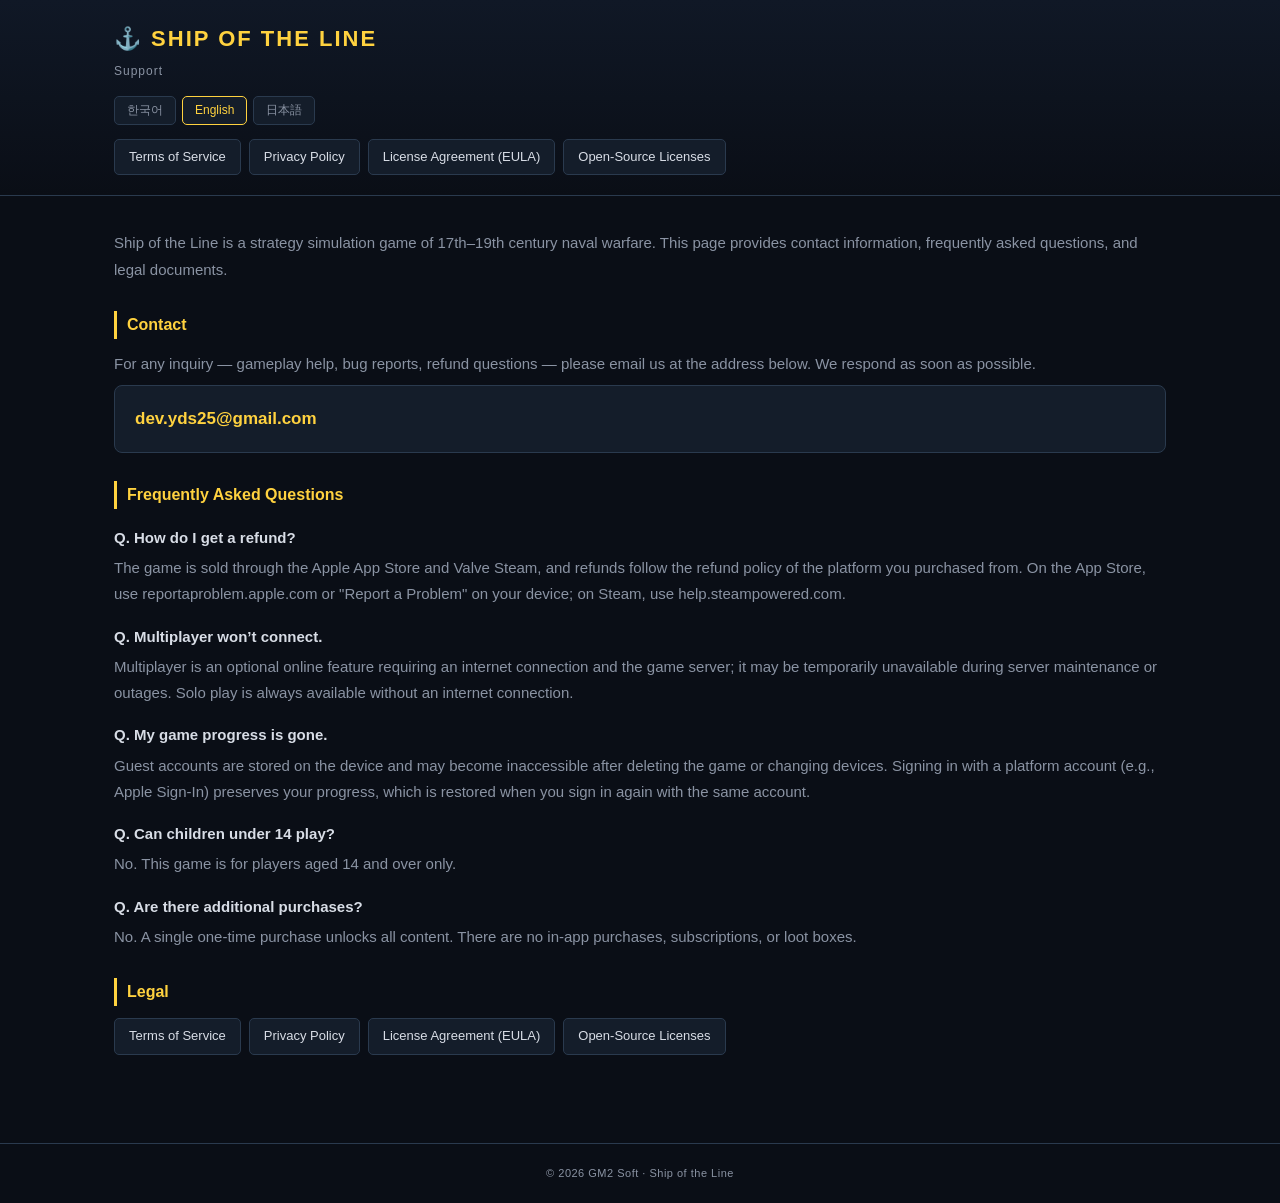
<file: index.html>
<!DOCTYPE html>
<html lang="ko">
<head>
  <meta charset="utf-8">
  <meta name="viewport" content="width=device-width, initial-scale=1">
  <title>Ship of the Line — Support</title>
  <link rel="stylesheet" href="style.css">
</head>
<body>
  <header>
    <div class="wrap">
      <div class="title">⚓ SHIP OF THE LINE</div>
      <div class="subtitle" id="sub">고객지원</div>
      <div class="langbar" id="langbar"></div>
      <nav id="nav"></nav>
    </div>
  </header>
  <main>
    <div class="wrap">
      <section><p id="intro" class="faq-a"></p></section>
      <section>
        <h2 id="contact-h"></h2>
        <p id="contact-d" class="faq-a"></p>
        <div class="contact-box">
          <a class="email" href="mailto:dev.yds25@gmail.com">dev.yds25@gmail.com</a>
        </div>
      </section>
      <section>
        <h2 id="faq-h"></h2>
        <div id="faq-list"></div>
      </section>
      <section>
        <h2 id="legal-h"></h2>
        <nav id="legal-nav" style="margin-top:8px"></nav>
      </section>
    </div>
  </main>
  <footer>© 2026 GM2 Soft · Ship of the Line</footer>

  <script>
  (function () {
    'use strict';
    var T = {
      ko: {
        sub: '고객지원',
        intro: 'Ship of the Line은 17~19세기 범선 해전을 다룬 전략 시뮬레이션 게임입니다. 이 페이지에서 문의·자주 묻는 질문·약관을 확인하실 수 있습니다.',
        contact_h: '문의',
        contact_d: '게임 이용, 버그 신고, 환불 문의 등 모든 문의는 아래 이메일로 연락해 주세요. 가능한 한 빠르게 답변드립니다.',
        faq_h: '자주 묻는 질문',
        faqs: [
          ['환불은 어떻게 받나요?', '본 게임은 Apple App Store 와 Valve Steam 을 통해 판매되며, 환불은 구매하신 플랫폼의 환불 정책에 따릅니다. App Store는 reportaproblem.apple.com 또는 기기의 "구입 항목 보고"에서, Steam은 help.steampowered.com 에서 신청하실 수 있습니다.'],
          ['멀티플레이가 연결되지 않습니다.', '멀티플레이는 인터넷 연결과 게임 서버가 필요한 부가 기능으로, 서버 점검·장애 시 일시적으로 이용이 어려울 수 있습니다. 솔로 플레이는 인터넷 연결 없이 언제든 이용할 수 있습니다.'],
          ['게임 진행도가 사라졌어요.', '게스트 계정은 기기에 저장되어 게임 삭제·기기 변경 시 접근이 어려울 수 있습니다. 플랫폼 계정(예: Apple 로그인)으로 로그인하시면 진행도가 보존되어, 같은 계정으로 재로그인 시 복원됩니다.'],
          ['만 14세 미만도 이용할 수 있나요?', '아니요. 본 게임은 만 14세 이상만 이용할 수 있습니다.'],
          ['추가 결제가 있나요?', '없습니다. 일회성 구매로 모든 콘텐츠를 이용할 수 있으며, 인앱 결제·구독·확률형 아이템이 일절 없습니다.']
        ],
        legal_h: '약관 및 정책',
        terms: '이용약관', privacy: '개인정보처리방침', eula: '사용자 라이선스(EULA)', licenses: '오픈소스 라이선스'
      },
      en: {
        sub: 'Support',
        intro: 'Ship of the Line is a strategy simulation game of 17th–19th century naval warfare. This page provides contact information, frequently asked questions, and legal documents.',
        contact_h: 'Contact',
        contact_d: 'For any inquiry — gameplay help, bug reports, refund questions — please email us at the address below. We respond as soon as possible.',
        faq_h: 'Frequently Asked Questions',
        faqs: [
          ['How do I get a refund?', 'The game is sold through the Apple App Store and Valve Steam, and refunds follow the refund policy of the platform you purchased from. On the App Store, use reportaproblem.apple.com or "Report a Problem" on your device; on Steam, use help.steampowered.com.'],
          ['Multiplayer won’t connect.', 'Multiplayer is an optional online feature requiring an internet connection and the game server; it may be temporarily unavailable during server maintenance or outages. Solo play is always available without an internet connection.'],
          ['My game progress is gone.', 'Guest accounts are stored on the device and may become inaccessible after deleting the game or changing devices. Signing in with a platform account (e.g., Apple Sign-In) preserves your progress, which is restored when you sign in again with the same account.'],
          ['Can children under 14 play?', 'No. This game is for players aged 14 and over only.'],
          ['Are there additional purchases?', 'No. A single one-time purchase unlocks all content. There are no in-app purchases, subscriptions, or loot boxes.']
        ],
        legal_h: 'Legal',
        terms: 'Terms of Service', privacy: 'Privacy Policy', eula: 'License Agreement (EULA)', licenses: 'Open-Source Licenses'
      },
      ja: {
        sub: 'サポート',
        intro: 'Ship of the Lineは、17〜19世紀の帆船海戦を扱う戦略シミュレーションゲームです。このページではお問い合わせ・よくある質問・規約をご確認いただけます。',
        contact_h: 'お問い合わせ',
        contact_d: 'ゲームの利用、不具合の報告、返金のお問い合わせなど、すべてのお問い合わせは下記のメールアドレスまでご連絡ください。できるだけ早くご返信いたします。',
        faq_h: 'よくある質問',
        faqs: [
          ['返金はどうすれば受けられますか？', '本ゲームは Apple App Store および Valve Steam を通じて販売されており、返金はご購入されたプラットフォームの返金ポリシーに従います。App Store は reportaproblem.apple.com または端末の「問題を報告」から、Steam は help.steampowered.com から申請できます。'],
          ['マルチプレイに接続できません。', 'マルチプレイはインターネット接続とゲームサーバーが必要な追加機能で、サーバーメンテナンスや障害時には一時的に利用できない場合があります。ソロプレイはインターネット接続なしでいつでも利用できます。'],
          ['ゲームの進行データが消えました。', 'ゲスト アカウントは端末に保存されるため、ゲームの削除や端末の変更後はアクセスできなくなる場合があります。プラットフォームアカウント（例：Apple サインイン）でサインインすると進行データが保存され、同じアカウントで再サインインすると復元されます。'],
          ['14歳未満でも利用できますか？', 'いいえ。本ゲームは14歳以上の方のみご利用いただけます。'],
          ['追加の課金はありますか？', 'ありません。一度の購入ですべてのコンテンツを利用でき、アプリ内課金・サブスクリプション・ガチャは一切ありません。']
        ],
        legal_h: '規約とポリシー',
        terms: '利用規約', privacy: 'プライバシーポリシー', eula: 'ライセンス契約（EULA）', licenses: 'オープンソースライセンス'
      }
    };

    function getLang() {
      var q = new URLSearchParams(location.search).get('lang');
      if (['ko', 'en', 'ja'].indexOf(q) >= 0) return q;
      try { var s = localStorage.getItem('aos_lang'); if (s) return s; } catch (e) {}
      var n = (navigator.language || 'en').slice(0, 2);
      return ['ko', 'en', 'ja'].indexOf(n) >= 0 ? n : 'en';
    }
    var lang = getLang();

    function setLang(l) {
      lang = l;
      try { localStorage.setItem('aos_lang', l); } catch (e) {}
      render();
    }

    function render() {
      var t = T[lang];
      document.documentElement.lang = lang;
      document.getElementById('sub').textContent = t.sub;
      document.getElementById('intro').textContent = t.intro;
      document.getElementById('contact-h').textContent = t.contact_h;
      document.getElementById('contact-d').textContent = t.contact_d;
      document.getElementById('faq-h').textContent = t.faq_h;
      document.getElementById('legal-h').textContent = t.legal_h;

      var lb = document.getElementById('langbar');
      lb.innerHTML = '';
      [['ko', '한국어'], ['en', 'English'], ['ja', '日本語']].forEach(function (p) {
        var b = document.createElement('button');
        b.textContent = p[1];
        if (p[0] === lang) b.className = 'active';
        b.onclick = function () { setLang(p[0]); };
        lb.appendChild(b);
      });

      var navHtml = '<a href="terms.html">' + t.terms + '</a><a href="privacy.html">' + t.privacy + '</a><a href="eula.html">' + t.eula + '</a><a href="licenses.html">' + t.licenses + '</a>';
      document.getElementById('nav').innerHTML = navHtml;
      document.getElementById('legal-nav').innerHTML = navHtml;

      var fl = document.getElementById('faq-list');
      fl.innerHTML = '';
      t.faqs.forEach(function (qa) {
        var q = document.createElement('div');
        q.className = 'faq-q'; q.textContent = 'Q. ' + qa[0];
        var a = document.createElement('div');
        a.className = 'faq-a'; a.textContent = qa[1];
        fl.appendChild(q); fl.appendChild(a);
      });
    }

    render();
  })();
  </script>
</body>
</html>
</file>
<file: style.css>
:root {
  --gold: #FFD23F;
  --bg: #0a0e16;
  --panel: #141d2a;
  --text: #d8dde6;
  --muted: #8a93a3;
  --border: #2a3a4e;
  --link: #5DC8FF;
}
* { box-sizing: border-box; margin: 0; padding: 0; }
html { -webkit-text-size-adjust: 100%; }
body {
  background: var(--bg);
  color: var(--text);
  font-family: -apple-system, BlinkMacSystemFont, "Noto Sans KR", "Noto Sans JP", "Segoe UI", sans-serif;
  line-height: 1.75;
  font-size: 15px;
}
a { color: var(--link); text-decoration: none; }
a:hover { text-decoration: underline; }

header {
  background: linear-gradient(180deg, #101826, #0a0e16);
  border-bottom: 1px solid var(--border);
  padding: 20px 24px;
}
.wrap { max-width: 1100px; margin: 0 auto; padding: 0 24px; }
.title {
  font-size: 22px; font-weight: 800; letter-spacing: 2px;
  color: var(--gold);
}
.subtitle { font-size: 12px; color: var(--muted); letter-spacing: 1px; margin-top: 2px; }

.langbar { margin-top: 14px; display: flex; gap: 6px; }
.langbar button {
  background: var(--panel); color: var(--muted);
  border: 1px solid var(--border); border-radius: 5px;
  padding: 5px 12px; font-size: 12px; cursor: pointer;
}
.langbar button.active { color: var(--gold); border-color: var(--gold); }

nav { margin-top: 14px; display: flex; gap: 8px; flex-wrap: wrap; }
nav a {
  background: var(--panel); border: 1px solid var(--border);
  border-radius: 5px; padding: 6px 14px; font-size: 13px; color: var(--text);
}
nav a:hover { border-color: var(--gold); text-decoration: none; }

main { padding: 30px 0 60px; }

section { margin-bottom: 28px; }
section h2 {
  font-size: 16px; color: var(--gold); font-weight: 700;
  border-left: 3px solid var(--gold); padding-left: 10px; margin-bottom: 12px;
}

.faq-q { font-weight: 700; color: var(--text); margin-top: 16px; }
.faq-a { color: var(--muted); margin-top: 4px; }

.contact-box {
  background: var(--panel); border: 1px solid var(--border);
  border-radius: 8px; padding: 18px 20px; margin-top: 8px;
}
.contact-box .email { font-size: 17px; color: var(--gold); font-weight: 700; }

/* 약관/개인정보 문서 렌더 영역 (marked.js 출력) */
.doc { background: var(--panel); border: 1px solid var(--border); border-radius: 8px; padding: 24px 26px; }
.doc h1 { font-size: 21px; color: var(--gold); margin-bottom: 8px; }
.doc h2 { font-size: 16px; color: var(--gold); margin: 22px 0 8px; }
.doc h3 { font-size: 14px; color: var(--text); margin: 16px 0 6px; }
.doc p, .doc li { color: var(--text); word-break: keep-all; overflow-wrap: break-word; }
.doc ul, .doc ol { padding-left: 22px; margin: 8px 0; }
.doc li { margin: 3px 0; }
.doc strong { color: #fff; }
.doc hr { border: none; border-top: 1px solid var(--border); margin: 20px 0; }
.doc em { color: var(--muted); }
.doc table {
  border-collapse: collapse;
  width: 100%;
  margin: 14px 0;
  font-size: 13px;
}
.doc th, .doc td {
  border: 1px solid var(--border);
  padding: 8px 11px;
  text-align: left;
  vertical-align: top;
}
.doc th {
  background: #1b2736;
  color: var(--gold);
  font-weight: 700;
  white-space: nowrap;
}
.doc tr:nth-child(even) td { background: rgba(255, 255, 255, 0.025); }
.doc td strong { color: #fff; }
/* 좁은 화면 — 표 가로 스크롤 */
.doc { overflow-x: auto; }
.doc-meta { font-size: 12px; color: var(--muted); margin-bottom: 14px; }
.loading { color: var(--muted); text-align: center; padding: 40px 0; }
.error { color: #E0696F; text-align: center; padding: 30px 0; }

footer {
  border-top: 1px solid var(--border); padding: 20px 24px;
  text-align: center; color: var(--muted); font-size: 11px; letter-spacing: 0.5px;
}
</file>
